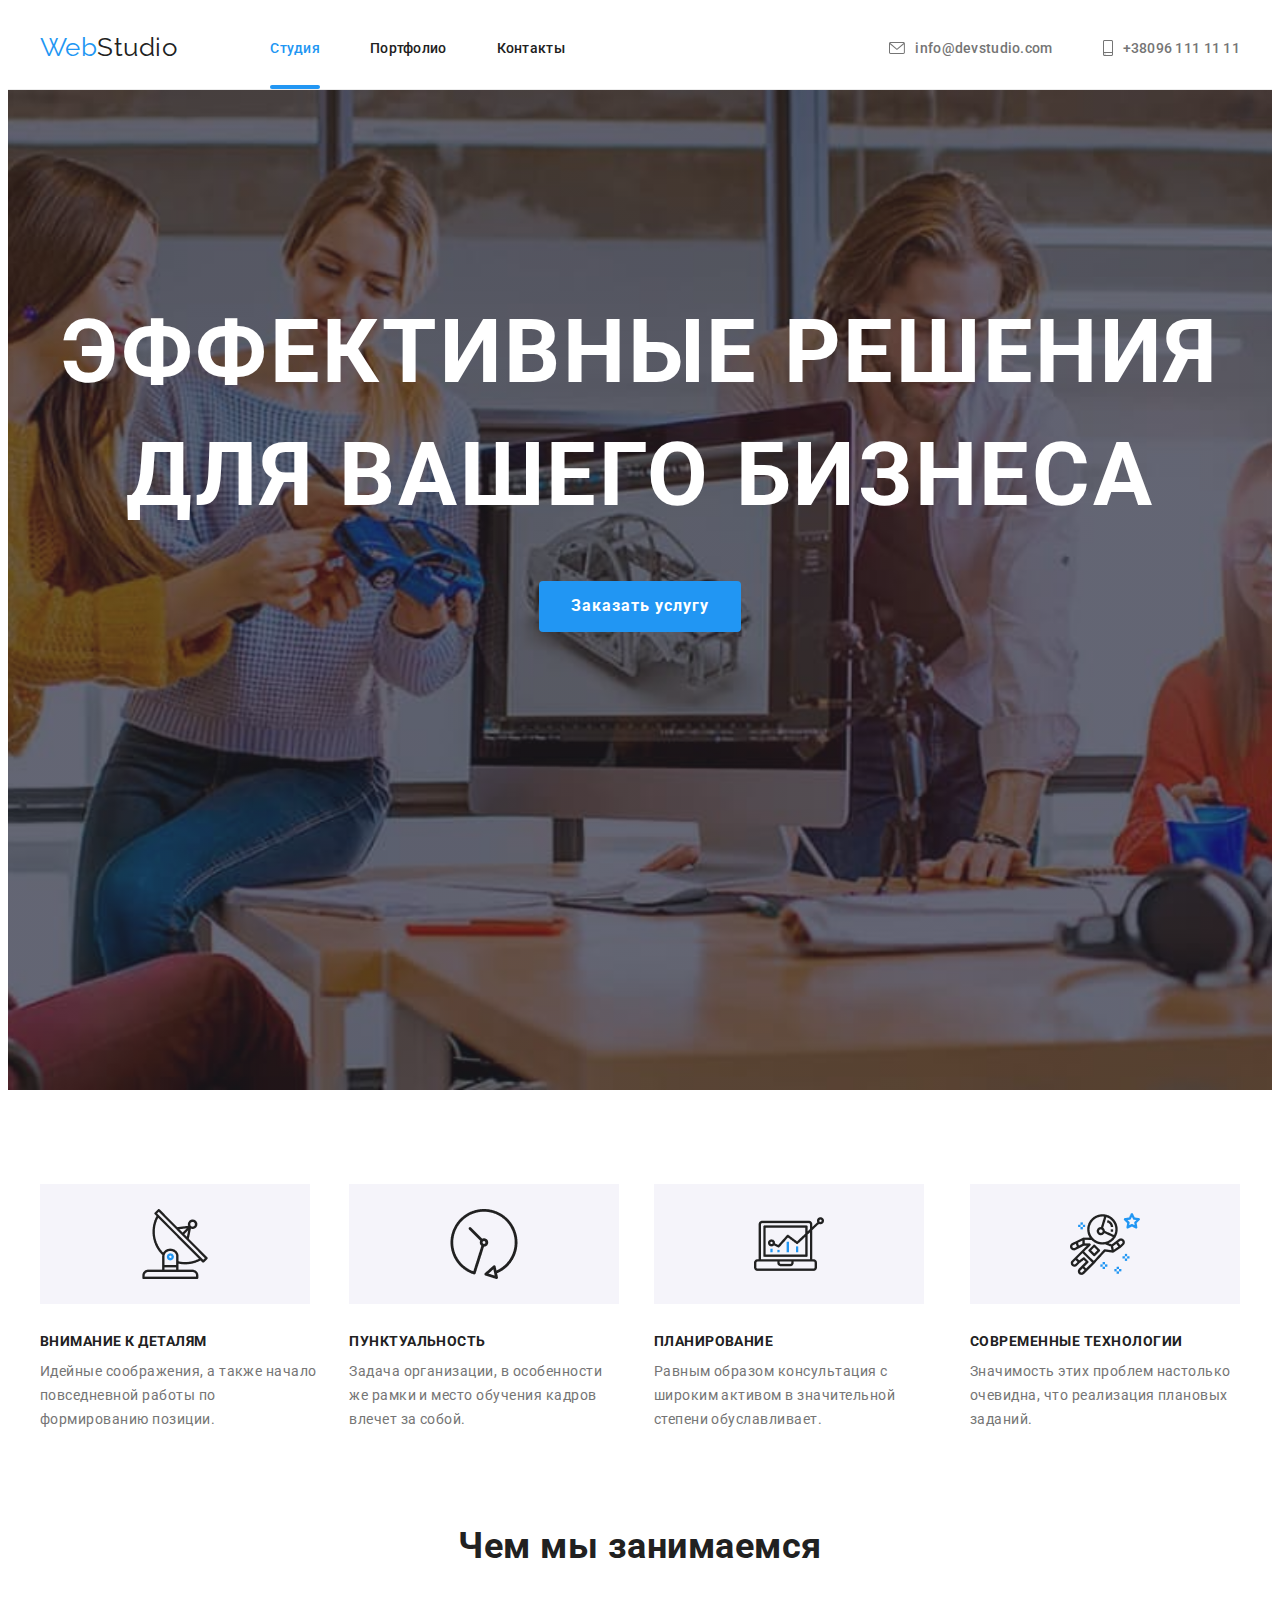
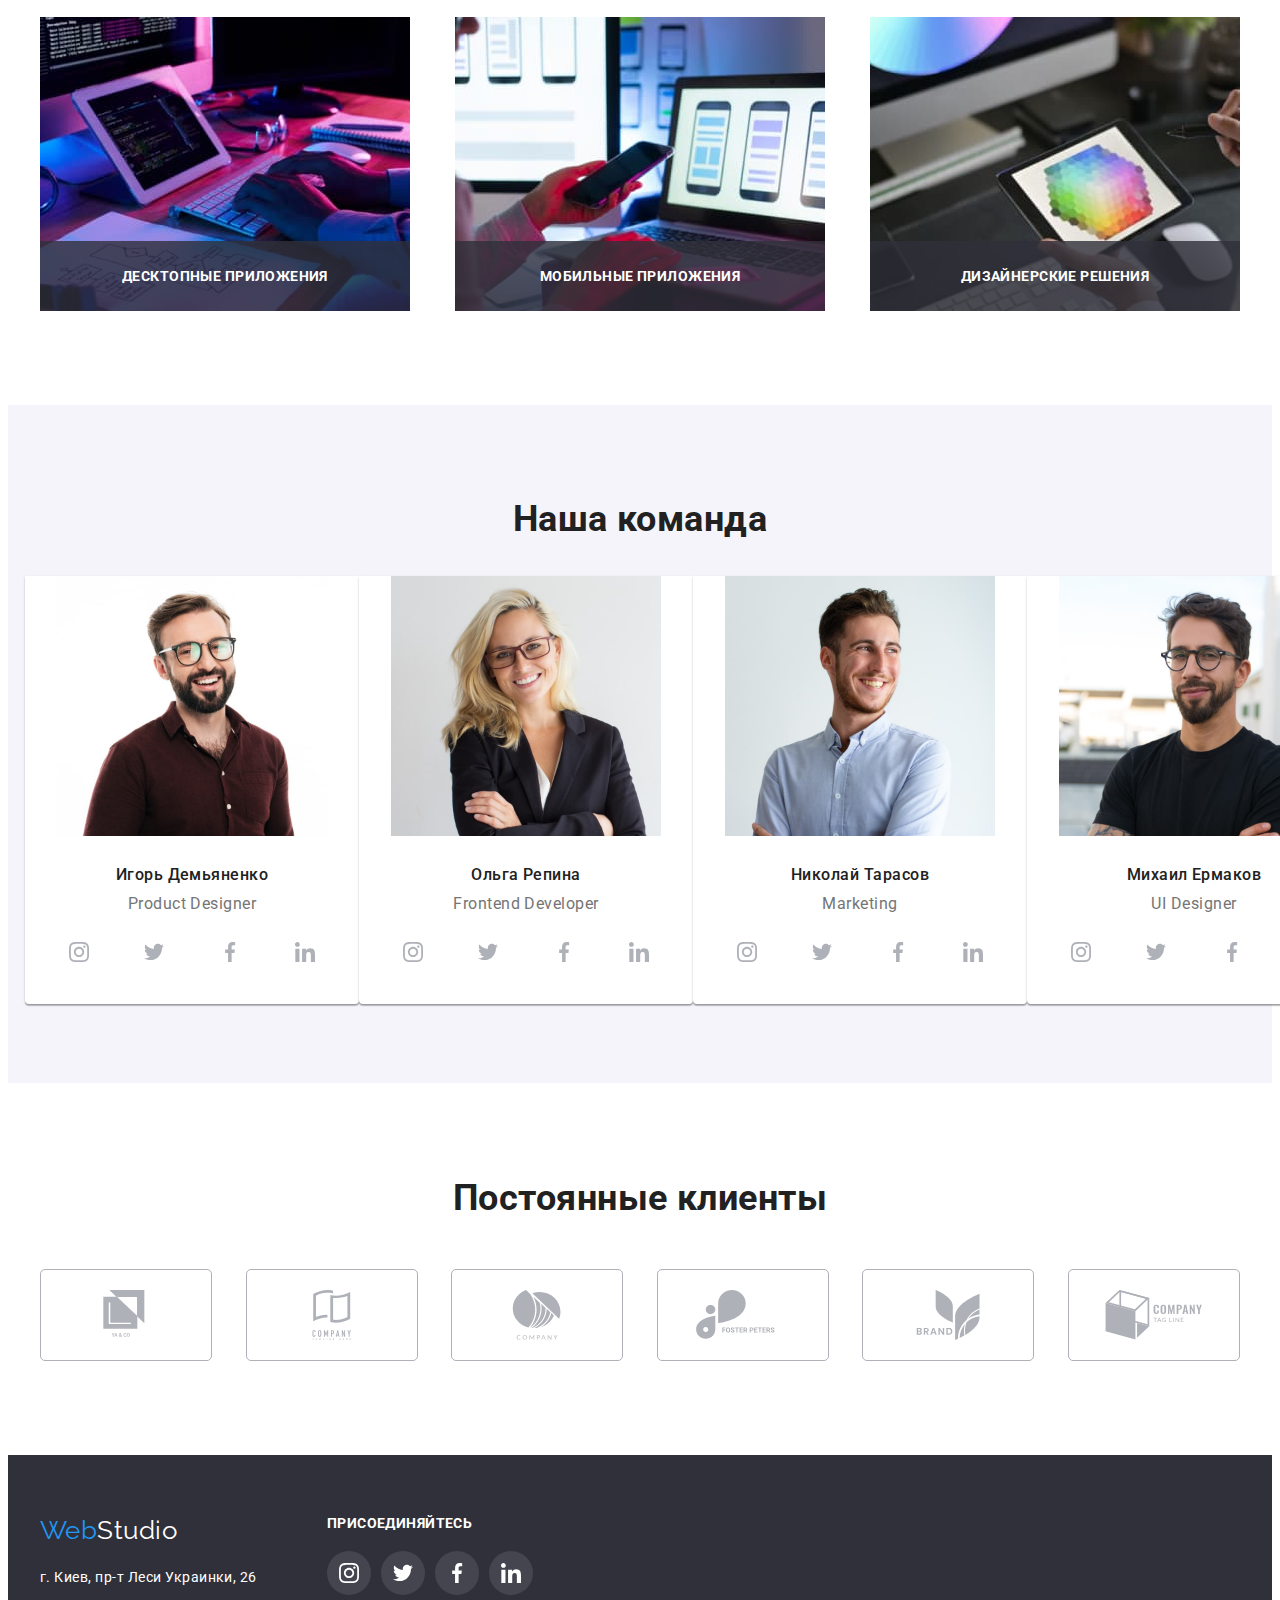
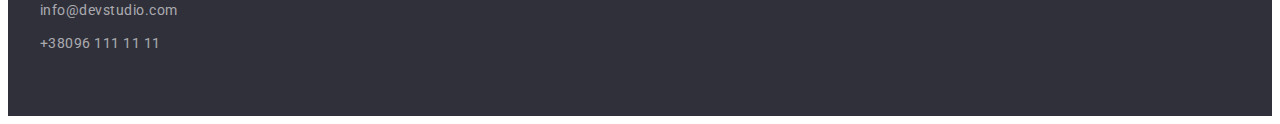
<file: index.html>
<!DOCTYPE html>
<html lang="en">

<head>
  <meta charset="UTF-8">
  <meta name="viewport" content="width=device-width, initial-scale=1.0">
  <title>Студия</title>
  <link rel="preconnect" href="https://fonts.gstatic.com">
  <link href="https://fonts.googleapis.com/css2?family=Raleway:wght@700&family=Roboto:wght@400;500;700;900&display=swap" rel="stylesheet">
  <link rel="stylesheet" href="https://cdnjs.cloudflare.com/ajax/libs/modern-normalize/1.0.0/modern-normalize.min.css" integrity="sha512-ISS7cAi1PEhQ8jnbJpJZMd29NlhNj4AWYyLOSp2CE/CsHxTCu+r+t0D2yoJudVrd0/8fTVPUVDzY5Tvli75u/g==" crossorigin="anonymous" />
  <link rel="stylesheet" href="./css/styles.css">
</head>
<body>
  <!--  Header container  -->
  <header class="header">
    <!-- Site navigation container -->
    <div class="container">
      <!-- Logo container -->
      <a href="./index.html" class="logo link">
        Web<span class="logo-header">Studio</span>
      </a>
      <ul class="site-nav list">
        <li class="site-nav-item">
          <a href="./index.html" class="link current">Студия</a>
        </li>
        <li class="site-nav-item">
          <a href="./portfolio.html" class="link">Портфолио</a>
        </li>
        <li class="site-nav-item">
          <a href="" class="link">Контакты</a>
        </li>
      </ul>
      <!--  contacts navigation container--> 
      <ul class="contacts list">
        <li class="contacts-item">
          <a href="mail-to:" class="mail-link link">
            <svg class="icon-envelope">
            <use href="./img/sprite.svg#icon-envelopehover" ></use >
            </svg>
            info@devstudio.com
          </a>
        </li>
        <li class="contacts-item">
          <a href="phone-to:" class="phone-link link">
            <svg class="icon-smartphone">
              <use href="./img/sprite.svg#icon-smartphone" ></use >
            </svg>+38096 111 11 11
          </a>
        </li>
      </ul>
    </div>
  </header>

  <!--- Main block  -->
  <main>
       <!-- Hero section -->
    <section class="hero hero-image">
      <div class="container">
        <h1 class="hero-title">Эффективные решения <br> для вашего бизнеса</h1>
        <button type="button" class="hero-button" data-modal-open>Заказать услугу</button>
      </div>
    </section>
    <!-- Features-->
      <section class="features section-padding-bottom">
        <div class="container">
          <h2 class="visually-hidden">Особенности</h2>
          <ul class="features-list list">
            <li class="feature-item icon-antena">
              <h3 class="feature-title">Внимание к деталям</h3>
              <p class="feature-text">
                Идейные соображения, а также начало повседневной работы по формированию позиции.
              </p>
            </li>
            <li class="feature-item icon-vector">
              <h3 class="feature-title">Пунктуальность</h3>
              <p class="feature-text">
                Задача организации, в особенности же рамки и место
                обучения кадров влечет за собой.
              </p>
            </li>
            <li class="feature-item icon-diagram">
              <h3 class="feature-title">Планирование</h3>
              <p class="feature-text">
                Равным образом консультация с широким активом
                в значительной степени обуславливает.
              </p>
            </li>
            <li class="feature-item icon-astronaut">
              <h3 class="feature-title">Современные технологии</h3>
              <p class="feature-text">
                Значимость этих проблем настолько очевидна,
                что реализация плановых заданий.
              </p>
            </li>
          </ul>
      </div>
      </section>
      <!-- What we do -->
      <section class="our-works section-padding-bottom">
        <div class="container">
          <h2 class="works-title">Чем мы занимаемся</h2>
          <ul class="work-title-list">
            <li class="work-title-list-item list">
              <img src="./img/working-man.jpg" alt="working-man" width="370">
              <div class="works-overlay-container">
                <p class="works-overlay-container-title">десктопные приложения</p>
              </div>
            </li>
            <li class="work-title-list-item list">
              <img src="./img/cellpones.jpg" alt="cellphones" width="370">
              <div class="works-overlay-container">
                <p class="works-overlay-container-title">мобильные приложения</p>
              </div>
            </li>
            <li class="work-title-list-item list">
              <img src="./img/tablet.jpg" alt="tablet" width="370">
              <div class="works-overlay-container">
                <p class="works-overlay-container-title">дизайнерские решения</p>
              </div>
            </li>
          </ul>
      </div>
      </section>
    <!-- Our team -->
    <section class="team section-padding-bottom">
      <div class="container">
        <h2 class="team-title">Наша команда</h2>
        <ul class="team-members list">
          <li class="member-card">
              <img src="./img/img.jpg" alt="Игорь Демьяненко" width="270">
              <div class="member-card-content">
                <h3 class="member-name">Игорь Демьяненко</h3>
                <p class="member-position">Product Designer</p>
                <ul class="social-list">
                  <li class="social-list-item list">
                    <a href="" class="social-list-link link">
                      <svg class="social-list-icon">
                        <use href="./img/sprite.svg#icon-instagram" ></use >
                      </svg>
                    </a>
                  </li>
                  <li class="social-list-item list">
                    <a href="" class="social-list-link link">
                      <svg class="social-list-icon">
                        <use href="./img/sprite.svg#icon-twitter"  ></use >
                      </svg>
                    </a>
                  </li>
                  <li class="social-list-item list">
                    <a href="" class="social-list-link link">
                      <svg class="social-list-icon">
                        <use href="./img/sprite.svg#icon-facebook"  ></use >
                      </svg>
                    </a>
                  </li>
                  <li class="social-list-item list">
                    <a href="" class="social-list-link link">
                      <svg class="social-list-icon">
                        <use href="./img/sprite.svg#icon-linkedin"  ></use >
                      </svg>
                    </a>
                  </li>
                </ul>
            </div>
          </li>
          <li class="member-card">
              <img src="./img/img1.jpg" alt="Ольга Репина" width="270">
              <div class="member-card-content">
                <h3 class="member-name">Ольга Репина</h3>
                <p class="member-position">Frontend Developer</p>
                <ul class="social-list">
                  <li class="social-list-item list">
                    <a href="" class="social-list-link link">
                      <svg class="social-list-icon">
                        <use href="./img/sprite.svg#icon-instagram" ></use >
                      </svg>
                    </a>
                  </li>
                  <li class="social-list-item list">
                    <a href="" class="social-list-link link">
                      <svg class="social-list-icon">
                        <use href="./img/sprite.svg#icon-twitter"  ></use >
                      </svg>
                    </a>
                  </li>
                  <li class="social-list-item list">
                    <a href="" class="social-list-link link">
                      <svg class="social-list-icon">
                        <use href="./img/sprite.svg#icon-facebook"  ></use >
                      </svg>
                    </a>
                  </li>
                  <li class="social-list-item list">
                    <a href="" class="social-list-link link">
                      <svg class="social-list-icon">
                        <use href="./img/sprite.svg#icon-linkedin"  ></use >
                      </svg>
                    </a>
                  </li>
                </ul>
            </div>
          </li>
          <li class="member-card">
              <img src="./img/img2.jpg" alt="Николай Тарасов" width="270">
              <div class="member-card-content">
                <h3 class="member-name">Николай Тарасов</h3>
                <p class="member-position">Marketing</p>
                <ul class="social-list">
                  <li class="social-list-item list">
                    <a href="" class="social-list-link link">
                      <svg class="social-list-icon">
                        <use href="./img/sprite.svg#icon-instagram" ></use >
                      </svg>
                    </a>
                  </li>
                  <li class="social-list-item list">
                    <a href="" class="social-list-link link">
                      <svg class="social-list-icon">
                        <use href="./img/sprite.svg#icon-twitter"  ></use >
                      </svg>
                    </a>
                  </li>
                  <li class="social-list-item list">
                    <a href="" class="social-list-link link">
                      <svg class="social-list-icon">
                        <use href="./img/sprite.svg#icon-facebook"  ></use >
                      </svg>
                    </a>
                  </li>
                  <li class="social-list-item list">
                    <a href="" class="social-list-link link">
                      <svg class="social-list-icon">
                        <use href="./img/sprite.svg#icon-linkedin"  ></use >
                      </svg>
                    </a>
                  </li>
                </ul>
            </div>
          </li>
          <li class="member-card">
              <img src="./img/img3.jpg" alt="Михаил Ермаков" width="270">
              <div class="member-card-content">
                <h3 class="member-name">Михаил Ермаков</h3>
                <p class="member-position">UI Designer</p>
                <ul class="social-list">
                  <li class="social-list-item list">
                    <a href="" class="social-list-link link">
                      <svg class="social-list-icon">
                        <use href="./img/sprite.svg#icon-instagram" ></use >
                      </svg>
                    </a>
                  </li>
                  <li class="social-list-item list">
                    <a href="" class="social-list-link link">
                      <svg class="social-list-icon">
                        <use href="./img/sprite.svg#icon-twitter"  ></use >
                      </svg>
                    </a>
                  </li>
                  <li class="social-list-item list">
                    <a href="" class="social-list-link link">
                      <svg class="social-list-icon">
                        <use href="./img/sprite.svg#icon-facebook"  ></use >
                      </svg>
                    </a>
                  </li>
                  <li class="social-list-item list">
                    <a href="" class="social-list-link link">
                      <svg class="social-list-icon">
                        <use href="./img/sprite.svg#icon-linkedin"  ></use >
                      </svg>
                    </a>
                  </li>
                </ul>
            </div>
          </li>
        </ul>
      </div>
    </section>
    <!-- ===Clients section === -->
    <section class="clients section-padding-bottom">
      <div class="container">
        <h2 class="clients-title">Постоянные клиенты</h2>
        <ul class="clients-list list">
          <li class="clients-list-item">
            <a href="" class="clients-link">
              <svg class="clients-icon">
                <use href="./img/sprite.svg#icon-client1"></use>
              </svg>
            </a>
          </li>
          <li class="clients-list-item">
            <a href="" class="clients-link">
              <svg class="clients-icon">
                <use href="./img/sprite.svg#icon-client2"></use>
              </svg>
            </a>
          </li>
          <li class="clients-list-item">
            <a href="" class="clients-link">
              <svg class="clients-icon">
                <use href="./img/sprite.svg#icon-client3"></use>
              </svg>
            </a>
          </li>
          <li class="clients-list-item">
            <a href="" class="clients-link">
              <svg class="clients-icon">
                <use href="./img/sprite.svg#icon-client4"></use>
              </svg>
            </a>
          </li>
          <li class="clients-list-item">
            <a href="" class="clients-link">
              <svg class="clients-icon">
                <use href="./img/sprite.svg#icon-client5"></use>
              </svg>
            </a>
          </li>
          <li class="clients-list-item">
            <a href="" class="clients-link">
              <svg class="clients-icon">
                <use href="./img/sprite.svg#icon-client6"></use>
              </svg>
            </a>
          </li>
        </ul>
      </div>

    </section>
  </main>
  <!-- Footer -->
  <footer class="footer">
    <div class="container ">
      <div class="footer-contacts">
        <a href="" class="logo link">
          Web<span class="logo-footer">Studio</span>
        </a>
        <ul class="footer-list">
          <li class="footer-list-item list">
            <address class="adress">г. Киев, пр-т Леси Украинки, 26</address>
          </li>
          <li class="footer-list-item list">
            <a href="mail-to:" class="footer-list-item-link link">info@devstudio.com</a>
          </li>
          <li class="footer-list-item list">
            <a href="phone-to:" class="footer-list-item-link link">+38096 111 11 11</a>
          </li>
        </ul>
    </div>
      <div class="footer-form">
        <h2 class="footer-form-title">присоединяйтесь</h2>
        <ul class="footer-form-list">
          <li class="footer-form-items">
            <a href="" class="link">
              <svg class="footer-form-icons">
                <use href="./img/sprite.svg#icon-instagram"></use>
              </svg>
            </a>
              
          </li>
          <li class="footer-form-items">
            <a href="" class="link">
              <svg class="footer-form-icons">
                <use href="./img/sprite.svg#icon-twitter"></use>
              </svg>
           </a>
          </li>
          <li class="footer-form-items">
            <a href="" class="link">
              <svg class="footer-form-icons">
                <use href="./img/sprite.svg#icon-facebook"></use>
              </svg>
            </a>
          </li>
          <li class="footer-form-items">
            <a href="" class="link">
              <svg class="footer-form-icons">
                <use href="./img/sprite.svg#icon-linkedin"></use>
              </svg>
          </a>
          </li>
        </ul>
      </div>
  </div>
  </footer>
 
  <div class="backdrop is-hidden " data-modal>
    <div class="modal">
      <button type="button" class="modal-close-btn" data-modal-close>
        <svg class="close-btn-icon">
          <use href="./img/sprite.svg#icon-close-btn"></use>
        </svg>
      </button>
      <p class="modal-title">Оставьте свои данные, мы вам перезвоним</p>
      <form action="#" class="modal-form">

        <label class="modal-form-input-label">Имя
          <span class="modal-form-input-wrapper">
            <input type="text" name="user-name" class="modal-form-input">
            <svg class="modal-form-icon">
            <use href="./img/sprite.svg#icon-name"></use>
            </svg>
          </span>
        </label>

        <label class="modal-form-input-label">Телефон
          <span class="modal-form-input-wrapper">
            <input type="text" name="user-name" class="modal-form-input">
            <svg class="modal-form-icon">
            <use href="./img/sprite.svg#icon-phone-img"></use>
            </svg>
          </span>
        </label>
        
        <label class="modal-form-input-label">Почта
          <span class="modal-form-input-wrapper">
            <input type="text" name="user-name" class="modal-form-input">
            <svg class="modal-form-icon">
            <use href="./img/sprite.svg#icon-envelope"></use>
            </svg>
          </span>
        </label>

       

        <label class="modal-form-input-label">Коментарий
          <textarea name="user-message" class="modal-form-message" placeholder="Введите текст"></textarea>
       </label>

        <input type="checkbox" name="user-policy" id="policy-check" class="modal-form-check-policy visually-hidden">
        <label for="policy-check" class="modal-form-label-policy">Соглашаюсь с рассылкой и принимаю 
          <a href="" class="modal-form-label-policy-link link">Условия договора</a>
        </label>
        <button class="modal-form-btn">Отправить</button>
      </form>
    </div>
  </div>
  <script src="./js/modal.js"></script>
</body>

</html>
</file>
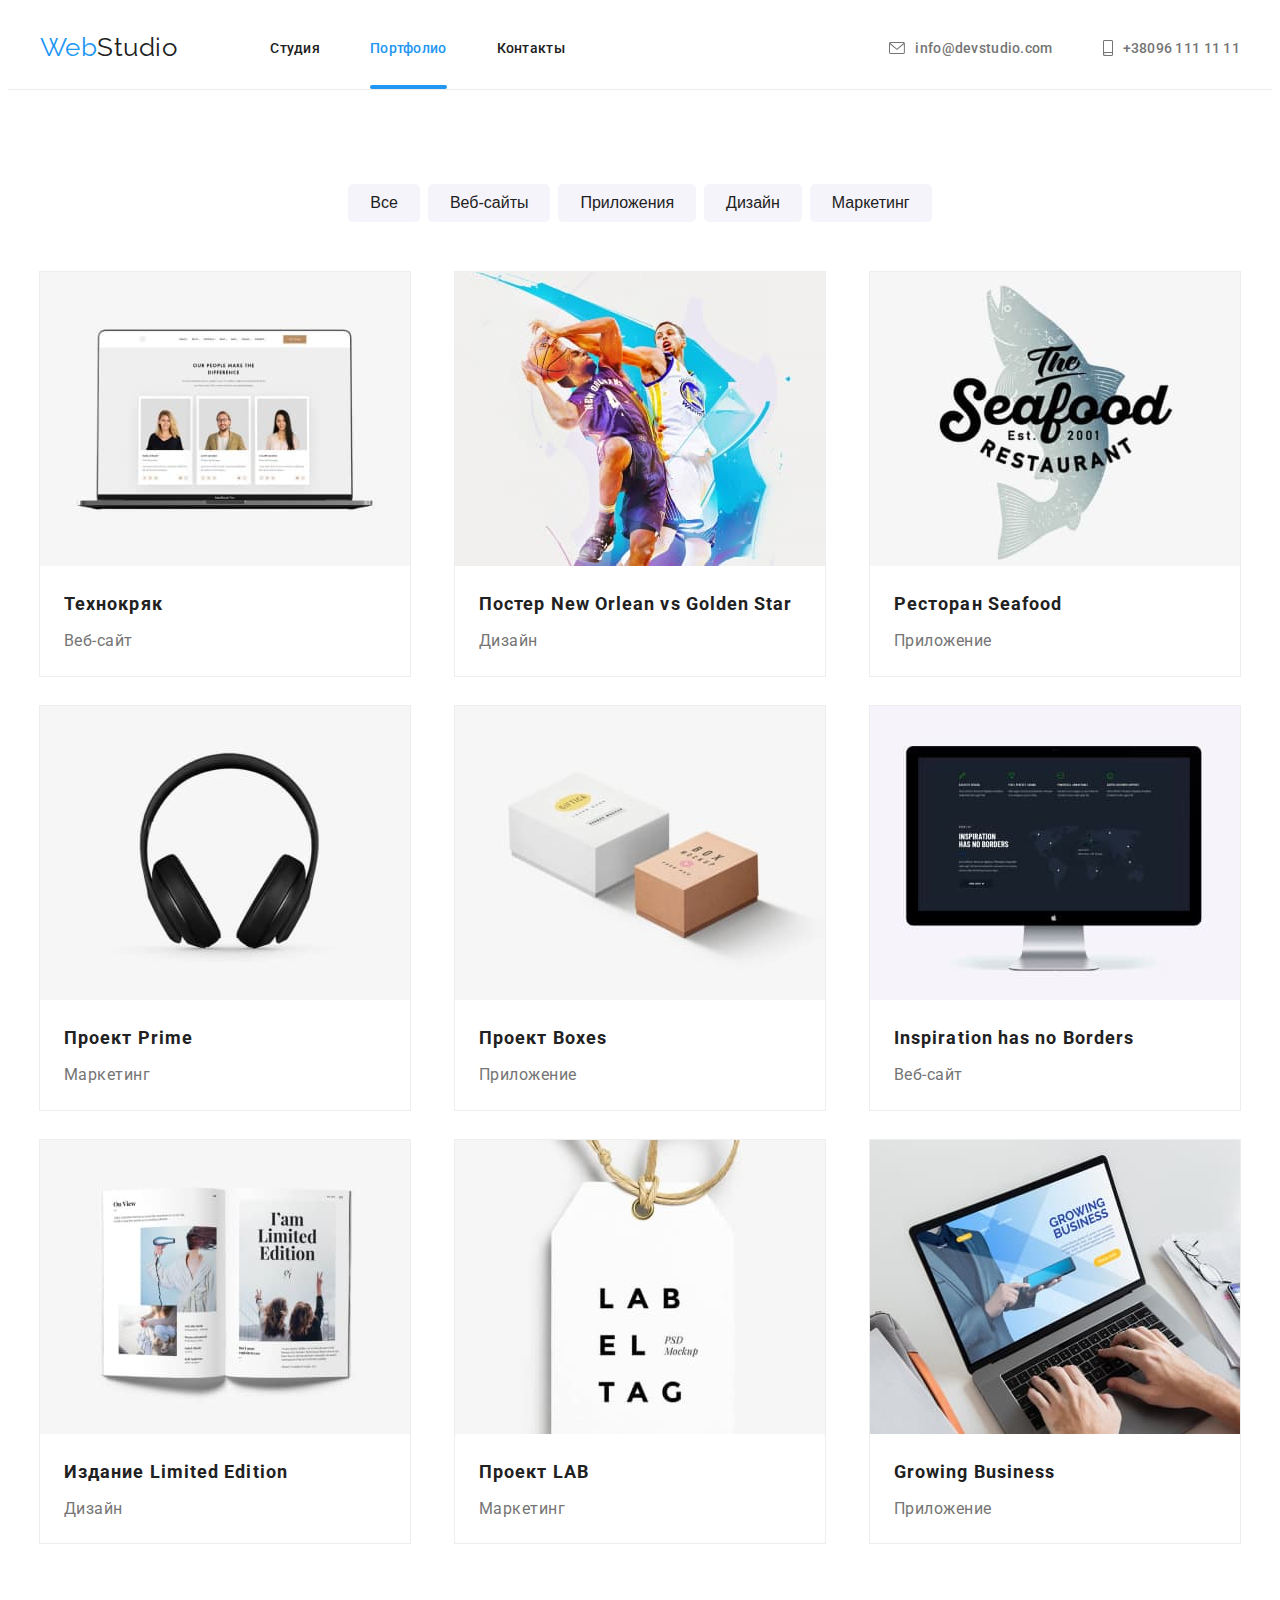
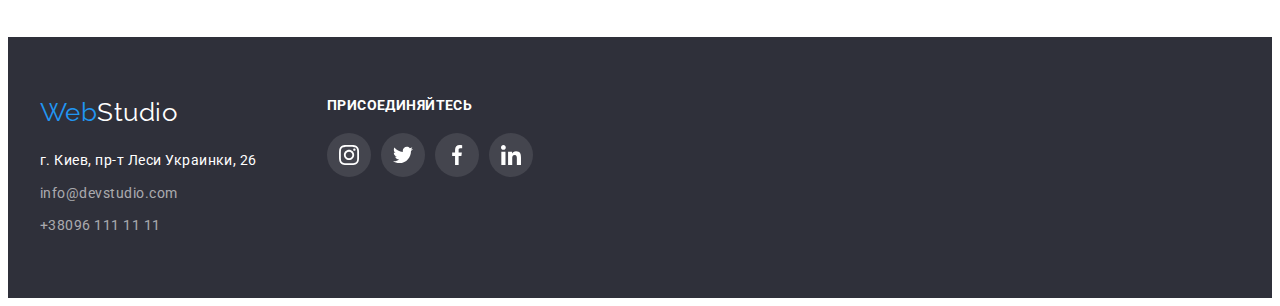
<file: portfolio.html>
<!DOCTYPE html>
<html lang="en">

<head>
  <meta charset="UTF-8">
  <meta name="viewport" content="width=device-width, initial-scale=1.0">
  <title>Портфолио</title>
  <link rel="preconnect" href="https://fonts.gstatic.com">
  <link href="https://fonts.googleapis.com/css2?family=Raleway:wght@700&family=Roboto:wght@400;500;700;900&display=swap" rel="stylesheet">
  <link rel="stylesheet" href="https://cdnjs.cloudflare.com/ajax/libs/modern-normalize/1.0.0/modern-normalize.min.css" integrity="sha512-ISS7cAi1PEhQ8jnbJpJZMd29NlhNj4AWYyLOSp2CE/CsHxTCu+r+t0D2yoJudVrd0/8fTVPUVDzY5Tvli75u/g==" crossorigin="anonymous" />
  <link rel="stylesheet" href="./css/styles.css">
</head>

<body>
  <!--  Header container  -->
  <header class="header">
    <!-- Site navigation container -->
    <div class="container">
      <!-- Logo container -->
      <a href="./index.html" class="logo link">
        Web<span class="logo-header">Studio</span>
      </a>
      <ul class="site-nav list">
        <li class="site-nav-item">
          <a href="./index.html" class="link">Студия</a>
        </li>
        <li class="site-nav-item">
          <a href="./portfolio.html" class="link current">Портфолио</a>
        </li>
        <li class="site-nav-item">
          <a href="" class="link">Контакты</a>
        </li>
      </ul>
      <!--contacts navigation container--> 
      <ul class="contacts list">
        <li class="contacts-item">
          <a href="mail-to:" class="mail-link link">
            <svg class="icon-envelope">
            <use href="./img/sprite.svg#icon-envelopehover" ></use >
            </svg>
            info@devstudio.com
          </a>
        </li>
        <li class="contacts-item">
          <a href="phone-to:" class="phone-link link">
            <svg class="icon-smartphone">
              <use href="./img/sprite.svg#icon-smartphone" ></use >
            </svg>+38096 111 11 11
          </a>
        </li>
      </ul>
    </div>
  </header>
<!-- main block -->
<main>
  <section class="filters">
      <!-- hidden header -->
    <h1 class="visually-hidden">Портфолио</h1>
    <!-- Filter button list -->
    <div class="container">
        <ul class="filter-buttons">
          <li class="filter-buttons-item list">
            <button type="button" class="filter-name">Все</button>
          </li>
          <li class="filter-buttons-item list">
            <button type="button" class="filter-name">Веб-сайты</button>
          </li>
          <li class="filter-buttons-item list">
            <button type="button" class="filter-name">Приложения</button>
          </li>
          <li class="filter-buttons-item list">
            <button type="button" class="filter-name">Дизайн</button>
          </li>
          <li class="filter-buttons-item list">
            <button type="button" class="filter-name">Маркетинг</button>
          </li>
        </ul>
    <!-- Portfolio - a( img, p, h3,p)-->
        <ul class="card-list">
          <li class="card list">
                <a  class="card-link link" href="">
                  <div class="card-img-wrapper">
                    <img class="card-img" src="./img/texno.jpg" alt="macbook">
                    <p class="card-overlay-text">Технокряк это современная площадка распространения коронавируса. Компании используют эту платформу для цифрового шпионажа и атак на защищённые сервера конкурентов.</p>
                  </div>
                  <div class="card-content">
                    <h3 class="card-header">Технокряк</h3>
                    <p class="filter-name">Веб-сайт</p>
                </div>
              </a>
          </li>
          <li class="card list">
            <a class="card-link link" href="">
              <div class="card-img-wrapper">
                <img src="./img/basket.jpg" alt="Постер New Orlean vs Golden Star">
                <p class="card-overlay-text">Технокряк это современная площадка распространения коронавируса. Компании используют эту платформу для цифрового шпионажа и атак на защищённые сервера конкурентов.</p>
              </div>
              <div class="card-content">
                <h3 class="card-header">Постер New Orlean vs Golden Star</h3>
                <p class="filter-name">Дизайн</p>
              </div>
              </a>
          </li>
          <li class="card list">
            <a class="card-link link" href="">
              <div class="card-img-wrapper">
                <img src="./img/seafood.jpg" alt="restaurant seafood">
                <p class="card-overlay-text">Технокряк это современная площадка распространения коронавируса. Компании используют эту платформу для цифрового шпионажа и атак на защищённые сервера конкурентов.</p>
              </div>
              <div class="card-content">
                <h3 class="card-header">Ресторан Seafood</h3>
                <p class="filter-name">Приложение</p>
              </div>
            </a>
          </li>
          <li class="card list">
            <a class="card-link link" href="">
              <div class="card-img-wrapper">
                <img src="./img/headphones.jpg" alt="headphones">
                <p class="card-overlay-text">Технокряк это современная площадка распространения коронавируса. Компании используют эту платформу для цифрового шпионажа и атак на защищённые сервера конкурентов.</p>
              </div>
              <div class="card-content">
                <h3 class="card-header">Проект Prime</h3>
                <p class="filter-name">Маркетинг</p>
              </div>
            </a>
          </li>
          <li class="card list">
            <a class="card-link link" href="">
              <div class="card-img-wrapper">
                <img src="./img/boxes.jpg" alt="boxes">
                <p class="card-overlay-text">Технокряк это современная площадка распространения коронавируса. Компании используют эту платформу для цифрового шпионажа и атак на защищённые сервера конкурентов.</p>
              </div>
              <div class="card-content">
                <h3 class="card-header">Проект Boxes</h3>
                <p class="filter-name">Приложение</p>
              </div>
            </a>
          </li>
          <li class="card list">
            <a class="card-link link" href="">
              <div class="card-img-wrapper">
                <img src="./img/tv.jpg" alt="imac">
                <p class="card-overlay-text">Технокряк это современная площадка распространения коронавируса. Компании используют эту платформу для цифрового шпионажа и атак на защищённые сервера конкурентов.</p>
              </div>
              <div class="card-content">
                <h3 class="card-header">Inspiration has no Borders</h3>
                <p class="filter-name">Веб-сайт</p>
              </div>
            </a>
          </li>
          <li class="card list">
            <a class="card-link link" href="">
              <div class="card-img-wrapper">
                <img src="./img/book.jpg" alt="book">
                <p class="card-overlay-text">Технокряк это современная площадка распространения коронавируса. Компании используют эту платформу для цифрового шпионажа и атак на защищённые сервера конкурентов.</p>
              </div>
              <div class="card-content">
                <h3 class="card-header">Издание Limited Edition</h3>
                <p class="filter-name">Дизайн</p>
              </div>
            </a>
          </li>
          <li class="card list">
            <a class="card-link link" href="">
              <div class="card-img-wrapper">
                <img src="./img/label.jpg" alt="label">
                <p class="card-overlay-text">Технокряк это современная площадка распространения коронавируса. Компании используют эту платформу для цифрового шпионажа и атак на защищённые сервера конкурентов.</p>
              </div>
              <div class="card-content">
                <h3 class="card-header">Проект LAB</h3>
                <p class="filter-name">Маркетинг</p>
              </div>
            </a>
          </li>
          <li class="card list">
            <a class="card-link link" href="">
              <div class="card-img-wrapper">
                <img src="./img/macbook.jpg" alt="grey macbook">
                <p class="card-overlay-text">Технокряк это современная площадка распространения коронавируса. Компании используют эту платформу для цифрового шпионажа и атак на защищённые сервера конкурентов.</p>
              </div>
              <div class="card-content">
                <h3 class="card-header">Growing Business</h3>
                <p class="filter-name">Приложение</p>
              </div>
            </a>
          </li>
        </ul>
      </div>
      </section>
    </main>
      <!--Footer-->
      <footer class="footer">
        <div class="container ">
          <div class="footer-contacts">
            <a href="" class="logo link">
              Web<span class="logo-footer">Studio</span>
            </a>
            <ul class="footer-list">
              <li class="footer-list-item list">
                <address class="adress">г. Киев, пр-т Леси Украинки, 26</address>
              </li>
              <li class="footer-list-item list">
                <a href="mail-to:" class="link">info@devstudio.com</a>
              </li>
              <li class="footer-list-item list">
                <a href="phone-to:" class="link">+38096 111 11 11</a>
              </li>
            </ul>
        </div>
          <div class="footer-form">
            <h2 class="footer-form-title">присоединяйтесь</h2>
            <ul class="footer-form-list">
              <li class="footer-form-items">
                <a href="" class="link">
                  <svg class="footer-form-icons">
                    <use href="./img/sprite.svg#icon-instagram"></use>
                  </svg>
                </a>
                  
              </li>
              <li class="footer-form-items">
                <a href="" class="link">
                  <svg class="footer-form-icons">
                    <use href="./img/sprite.svg#icon-twitter"></use>
                  </svg>
               </a>
              </li>
              <li class="footer-form-items">
                <a href="" class="link">
                  <svg class="footer-form-icons">
                    <use href="./img/sprite.svg#icon-facebook"></use>
                  </svg>
                </a>
              </li>
              <li class="footer-form-items">
                <a href="" class="link">
                  <svg class="footer-form-icons">
                    <use href="./img/sprite.svg#icon-linkedin"></use>
                  </svg>
              </a>
              </li>
            </ul>
          </div>
      </div>
      </footer>
</body>

</html>
</file>
<file: css/styles.css>
/* цвет основного текста color: #212121;
цвет вторичного текста   color: #757575;
основной цвет background: #FFFFFF;
цвет Hero & footer #2F303A
синий цвет #2196F3
цвет background команды #F5F4FA
 */

  /* Declaring Variables */
  :root {
    --accent-color: #2196F3;
    --primary-text-color: #212121;
    --secondary-text-color: #757575;
    --main-background-color: #ffffff;
    --secondary-background-color: #F5F4FA;
    --hero-background-color: #2F303A;
    --footer-background-color: #2F303A;
    --footer-adress-color: rgba(255, 255, 255, 1);
    --footer-link-color: rgba(255,255,255,0.6);
    --logo-footer-second-part-color: #ffffff;
    --logo-header-second-part-color: #000000;
    --social-icon-color: #AFB1B8;
    --hero-background-color: #C4C4C4;
    --timing-func: cubic-bezier(0.4, 0, 0.2, 1);
    --transition-delay-var: 250ms;

}

  

body {
color: var(--primary-text-color);
  background-color: var(--main-background-color);
  font-family: Roboto, sans-serif;
  letter-spacing: 0.03em;
}
/* Deleteted space around img */
img {
  display: block;
}
/* Class visually-hidden for headers */
.visually-hidden {
  position: absolute !important;
  clip: rect(1px 1px 1px 1px); /* IE6, IE7 */
  clip: rect(1px, 1px, 1px, 1px);
  padding: 0 !important;
  border: 0 !important;
  height: 1px !important;
  width: 1px !important;
  overflow: hidden;
}

/* Fonts for headers & margin reset */
h1, h2, h3, h4,h5,h6 {
  font-family: Roboto;
  margin: 0;
}
/* Margin reset for lists */
ul, 
ol {
  margin: 0;
  padding: 0;
}


/* Pharagraphs margin reset */
p {
  margin: 0;
}
/* --link decoration --*/
.link {
  text-decoration: none;
  color: var(--footer-link-color);
}
/* --- end link decoration */

/* Ul List decoration  class */
.list {
  padding: 0;
  margin: 0;
  list-style: none;
}
.adress {
  font-style: normal;
}
/* end list decoration */

/*======Header===== */

/* -- Container -- */
.container {
  width: 1200px;
  margin-left: auto;
  margin-right: auto;
  padding-left: 15px;
  padding-right: 15px;
}
/* === end container === */

/* ===Section padding 94px */
.section-padding-bottom {
  padding-bottom: 94px;
}

/* Main flexbox for header */
.header {
  border-bottom-style: solid;
  border-bottom-width: 1px;
  border-bottom-color: rgba(236, 236, 236, 1);
} 
.header .container {
  display: flex;
}

/* ===Logo style=== */
.logo {
  display: block;
  align-items: center;
  color: var(--accent-color);
  font-family: Raleway;
  font-size: 26px;
  line-height: 1.2;


}
.header .logo {
  margin-right: 93px;
  padding-top: 24px;
  padding-bottom: 25px;
}

.logo-header {
  color: var(--primary-text-color);
}
.logo-footer {
  color: var(--logo-footer-second-part-color);
}
/* === end logo style === */

/* Site nav */
.site-nav {
  display: flex;
  align-items: center;
}
/*  */
.site-nav-item {
}
.site-nav .site-nav-item:not(:last-child) {
  margin-right: 50px;
}
.site-nav .link {
  position: relative;

  display: block;
  padding-top: 32px;
  padding-bottom: 32px;

  color: var(--primary-text-color);
  font-weight: 500;
  font-size: 14px;
  line-height: 1.2;
  letter-spacing: 0.02em;

  transition: color var(--transition-delay-var) var(--timing-func);
}
/* Underline for nav items */
  .current::after {
  position: absolute;
  left: 0;
  bottom: 0;

  content: "";
  display: block;

  width: 100%;
  height: 4px;
  background-color: var(--accent-color);
  border-radius: 2px;
}

/* ==== Current link color */
.site-nav .link.current {
  color: var(--accent-color);
}
.site-nav .link:hover,
.site-nav .link:focus {
  color: var(--accent-color);
}

/* Contacts nav flexbox */
.contacts {
    display: flex;
    margin-left: auto;
} 
/* Only for background color -- later to delete */
.contacts-item {

}
/* Adding margin-left for all ".contact .items"
 except first one. Reading from bottom to top item. 
 Same to ":not(:last-child) function */
.contacts-item + .contacts-item {
  margin-left: 50px;
}
.contacts .link {
  display: flex;
  padding-top: 32px;
  padding-bottom: 32px;

  color: var(--secondary-text-color);
  font-weight: 500;
  font-size: 14px;
  line-height: 1.2;
  letter-spacing: 0.02em;

  transition: color var(--transition-delay-var) var(--timing-func);
  }
.mail-link {
  display: flex;
  justify-content: center;
  align-items: center;
}
.mail-link:hover,
.mail-link:focus {
  color: var(--accent-color);
}
.mail-link:hover .icon-envelope,
.mail-link:focus .icon-envelope {
  fill: var(--accent-color);
}
.icon-envelope {
  vertical-align: baseline;
  width: 16px;
  height: 12px;
  margin-right: 10px;
  fill: var(--secondary-text-color);

  transition: fill var(--transition-delay-var) var(--timing-func);
}
.phone-link:hover, 
.phone-link:focus {
  color: var(--accent-color);
}

.phone-link:hover .icon-smartphone , 
.phone-link:focus .icon-smartphone {
  fill: var(--accent-color);
}

.icon-smartphone {
  width: 10px;
  height: 16px;
  margin-right: 10px;
  fill: var(--secondary-text-color);

  transition: fill var(--transition-delay-var) var(--timing-func);
}
/* == end nav == */
/* ====End header=== */


                              /* ==== Main CSS ==== */

        /* ==== Index HTML ==== */

/* ====Hero==== */
.hero {
  color: var(--main-background-color);
  background-color: var(--hero-background-color);
  font-size: 44px;
  line-height: 1.4;
  text-align: center;
  letter-spacing: 0.06em;

  padding-top: 200px;
  padding-bottom: 200px;
} 
.hero .container {
  
}

.hero-title {
  margin-top: 0;
  margin-bottom: 30px;
  text-transform: uppercase;
}

.hero-button {
    color: var(--main-background-color);
    background-color: var(--accent-color);
    font-family: inherit;
    font-weight: 700;
    font-size: 16px;
    line-height: 1.9;
    letter-spacing: 0.06em;
    cursor: pointer;

    border: 0;
    border-radius: 4px;

    min-width: 200px;
    padding: 10px 32px;
  }
  .hero-image {
    max-width: 1600px;
    min-height: 600px;
    margin-left: auto;
    margin-right: auto;
    background-color: var(--hero-background-color);
    background-image: linear-gradient(to right, rgba(47, 48, 58, 0.4), rgba(47, 48, 58, 0.4)), url(../img/hero-img.jpg);
    background-size: cover;
    background-position: center;

  }
/* ====End hero=== */

/*====Features==== */
.features {
  padding-top: 94px;
}
.features .container {
}
.features-list {
  display: flex;
}
.feature-item {
  min-width: 270px;
}
.feature-item::before {
  display: block;
  content: "";
  background-color: var(--secondary-background-color);
  background-repeat: no-repeat;
  background-position: center;

  width: 270px;
  height: 120px;
  margin-bottom: 30px;
}

.icon-antena::before {
  background-image: url(../img/antenna.png);
}
.icon-vector::before {
  background-image: url(../img/vector1.png);
}
.icon-diagram::before {
  background-image: url(../img/diagram.png);
}
.icon-astronaut::before {
  background-image: url(../img/astronaut.png);
}

.feature-item:not(:last-child) {
  margin-right: 30px;
}

.feature-title {
  font-weight: 700;
  font-size: 14px;
  line-height: 1.14;
  text-transform: uppercase;

  margin-top: 0;
  margin-bottom: 10px;
}
.feature-text {
  color: var(--secondary-text-color);
  font-weight: 400;
  font-size: 14px;
  line-height: 1.71;

  margin-top: 0;
  margin-bottom: 0;
}

/*----End features---- */

/* ---what we do--- */
.our-works .container {
}
.works-title {
  font-weight: 700;
  font-size: 36px;
  line-height: 1.16;
  text-align: center;

  margin-bottom: 50px;
}
.work-title-list {
  display: flex;
  justify-content: space-between;
}
.work-title-list:not(:last-child) {
  margin-right: 30px;
}

.work-title-list-item {
  position: relative;
}

.works-overlay-container {
  position: absolute;
  bottom: 0;
  left: 0;

  display: flex;
  justify-content: center;
  align-items: center;
  width: 370px;
  height: 70px;

  background: rgba(47, 48, 58, 0.8);;
}
.works-overlay-container-title {
  color: var(--main-background-color);
  font-weight: 700;
  font-size: 14px;
  line-height: 16px;
  text-align: center;
  letter-spacing: 0.03em;
  text-transform: uppercase;
}
/* ---end what we do--- */

/* == Our team === */ 
.team {
  background-color: var(--secondary-background-color);
  padding-top: 94px;
}
.team .container {
}
.team-members {
  display: flex;
  justify-content: space-between;
  margin: -15px;
}

.team-title {
  font-weight: 700;
  font-size: 36px;
  line-height: 1.16;
  text-align: center;
  margin-bottom: 50px;
}
.member-card {
  display: flex;
  flex-direction: column;
  align-items: center;
  background-color: var(--main-background-color);
  
  box-shadow: 0px 1px 3px rgba(0, 0, 0, 0.12),
    0px 1px 1px rgba(0, 0, 0, 0.14),
    0px 2px 1px rgba(0, 0, 0, 0.2);
  border-radius: 0px 0px 4px 4px; 
} 
.member-card-content {
  display: flex;
  flex-direction: column;

  width: 270px;
  padding-top: 30px;
  padding-right: 32px;
  padding-bottom: 30px;
  padding-left: 32px;
}
.member-name {
  font-weight: 500;
  font-size: 16px;
  line-height: 1.18;
  padding-bottom: 10px;
  align-self: center;
}
.member-position {
  color: var(--secondary-text-color);
  font-weight: 400;
  font-size: 16px;
  line-height: 1.18;
  align-self: center;
  margin-bottom: 16px;
}

.social-list {
  display: flex;
  justify-content: space-between;
}
.social-list-link {
  display: flex;
  justify-content: center;
  align-items: center;
  width: 44px;
  height:44px;
  border-radius: 50%;

  transition: background-color var(--transition-delay-var) var(--timing-func);
}
.social-list-link:hover, 
.social-list-link:focus {
  background-color: var(--accent-color);
}

.social-list-icon {
  width: 20px;
  height: 20px;
  fill: var(--social-icon-color);
  
  transition: fill var(--transition-delay-var) var(--timing-func);
}
.social-list-link:hover .social-list-icon,
.social-list-link:focus .social-list-icon {
  fill: var(--main-background-color);
}
/* --- end our team --- */


.feature-item::before {
  display: block;
  content: "";
  background-color: var(--secondary-background-color);
  background-repeat: no-repeat;
  background-position: center;

  width: 270px;
  height: 120px;
  margin-bottom: 30px;
}
/* === Clients section === */
.clients {
  padding-top: 94px;
}
.clients-title {
  font-weight: 700;
  font-size: 36px;
  line-height: 42px;
  text-align: center;
  margin-bottom: 50px;
}

.clients-list {
  display: flex;
  justify-content: space-between;
}

.clients-link {
  display: flex;
  justify-content: center;
  align-items: center;
  border: 1px var(--social-icon-color) solid;
  border-radius: 5px;
  
  width: 170px;
  height: 90px;

  transition: border var(--transition-delay-var) var(--timing-func);
}

  .clients-icon {
  min-width: 45px;
  height: 50px;
  fill: var(--social-icon-color);

  transition: fill var(--transition-delay-var) var(--timing-func);
}

.clients-link:hover,
.clients-link:focus {
  border:1px var(--accent-color) solid;
}

.clients-link:hover .clients-icon,
.clients-link:focus .clients-icon {
  fill: var(--accent-color);
}
/* ===== End Index.HTML ===== */

/* === Portfolio CSS === */

/* Filter buttons */
.filters {
  padding-top: 94px;
  padding-bottom: 94px;
}

.filters .container {
  
}
.filter-buttons {
  display: flex;
  justify-content: center;
  margin-bottom: 50px;
  font-family: inherit;
 
}

.filter-buttons-item:not(:last-child) {
  margin-right: 8px;
}

.filter-name {
  font-weight: 500;
  font-size: 16px;
  line-height: 1.62;

  border: 0;
  padding-top: 6px;
  padding-right: 22px;
  padding-bottom: 6px;
  padding-left: 22px;
  cursor: pointer;
  border-radius: 5px;
  outline: 0;
}
.filter-buttons .filter-name{
  color: var(--primary-text-color);
  background-color: #F5F4FA;

  transition: color var(--transition-delay-var) var(--timing-func), 
    background-color var(--transition-delay-var) var(--timing-func) ,
    box-shadow var(--transition-delay-var) var(--timing-func);

}
 .filter-buttons .filter-name:hover,
 .filter-buttons .filter-name:focus {
  color: var(--main-background-color);
  background-color: var(--accent-color);
  box-shadow: 0px 3px 1px rgba(0, 0, 0, 0.1), 0px 1px 2px rgba(0, 0, 0, 0.08), 0px 2px 2px rgba(0, 0, 0, 0.12);
}

  /* ==== Portfolio  cards */
.card-list {
  display: flex;
  flex-wrap: wrap;
  justify-content: space-between;
  margin: -15px;
}
.card {
  margin: 15px;
  background: #FFFFFF;
  outline: 1px solid #EEEEEE;
  box-sizing: border-box;

  transition: box-shadow var(--transition-delay-var) var(--timing-func);
}

/* === Overlay hover effect === */
.card-img-wrapper {
  position: relative;
  overflow: hidden;
}
.card-overlay-text {
  position: absolute;
  top: 0;
  left: 0; 
  width: 100%;
  height: 100%;
  
  transform: translateY(100%);
  transition: transform var(--transition-delay-var) var(--timing-func);

  color: var(--main-background-color);
  background:  rgba(33, 150, 243, 0.9);
  font-weight: 400;
  font-size: 18px;
  line-height: 1.56;
  padding: 63px 24px;
}

.card-link {
  display: block;
}
 .card-link:hover,
 .card-link:focus {
  box-shadow: 0px 1px 1px rgba(0, 0, 0, 0.12),
   0px 4px 4px rgba(0, 0, 0, 0.06), 1px 4px 6px rgba(0, 0, 0, 0.16);
}  

.card-link:hover .card-overlay-text,
.card-link:focus .card-overlay-text {
  transform: translateY(0);
}

.card-list .filter-name {
  padding: 0;
}
.card-content {
  display: flex;
  flex-direction: column;
  padding-top: 20px;
  padding-right: 24px;
  padding-bottom: 20px;
  padding-left: 24px;
}
.card-header {
  margin-bottom: 4px;
}

/* === Portfolio Cards === */
.card-header {
  font-weight: 700;
  font-size: 18px;
  line-height: 2.0;
  letter-spacing: 0.06em;
}
.card .filter-name {
  color: var(--secondary-text-color);
  font-weight: 400;
  font-size: 16px;
  line-height: 1.87;
}
.card-list .card-header {
  color: var(--primary-text-color);
}
.card-text {
  color: var(--accent-color);
}

  /*----End  fortfolio features---- */
  

/* === End portfolio CSS === */


/* ===Footer==== */
.footer {
  display: flex;
  background-color: var(--footer-background-color);
  font-weight: 400;
  font-size: 14px;
  line-height: 1.71;
  padding-top: 60px;
  padding-bottom: 60px;
}
.footer .container {
  display: flex;
  align-self: baseline;
  
}
.adress {
  color: var(--footer-adress-color);
}
.footer-contacts {
  margin-right: 70px;
}
.footer-list {
  display: flex;
  flex-direction: column;
}

/* bakcground only for make up */
.footer .logo {
  margin-bottom: 20px;
}
.footer-list-item:not(:last-child) {
  margin-bottom: 9px;
}
.footer-form {

}
.footer-list-item-link {
  transition-property: color;
  transition-delay: var(--transition-delay-var); 
  transition-timing-function: var(--timing-func);
}
.footer-list-item-link:hover,
.footer-list-item-link:focus {
  background-color: var(--accent-color);
}
.footer-form-title {
  color: var(--main-background-color);
  font-weight: 700;
  font-size: 14px;
  line-height: 16px;
  letter-spacing: 0.03em;
  text-transform: uppercase;
  margin-bottom: 20px;
}
.footer-form-list {
  display: flex;
}
.footer-form-items {
  display: flex;
  justify-content: center;
  align-items: center;
  width: 44px;
  height:44px;
  border-radius: 50%;
  background-color: rgba(255,255,255,0.1);
  background-size: cover ;

  transition: background-color var(--transition-delay-var) var(--timing-func);
}

.footer-form-items .link {
  width: 20px;
  height: 20px;
  outline: 0;
}

.footer-form-items:not(:last-child) {
  margin-right: 10px;
}
.footer-form-icons {
  width: 20px;
  height: 20px;
  fill: var(--main-background-color);
}

.footer-form-items:hover,
.footer-form-items:focus {
  background-color: var(--accent-color);
}

/* ===End footer */

.backdrop {
  position: fixed;
  top: 0;
  left: 0;
  width: 100%;
  height: 100%;
  background-color: rgba(0, 0, 0, 0.2);

  transition: var(--transition-delay-var) var(--timing-func);
}

.modal {
  position: absolute;
  width: 528px;
  height: 581px;
  left: 50%;
  top: 50%;
  transform: translate(-50%, -50%);

  background-color: var(--main-background-color);
  box-shadow: 0px 1px 3px rgba(0, 0, 0, 0.12), 0px 1px 1px rgba(0, 0, 0, 0.14), 0px 2px 1px rgba(0, 0, 0, 0.2);
  border-radius: 4px;

  padding: 40px;

  transition: var(--transition-delay-var) var(--timing-func);
}

.modal-close-btn {
  position: absolute;
  top: 8px;
  right: 8px;
  width: 30px;
  height: 30px;
  background: transparent;
  border-radius: 50%;
  cursor: pointer;
}
.close-btn-icon {
  width: 11px;
  height: 11px;
}
.is-hidden {
  opacity: 0;
  visibility: hidden;
  pointer-events: none;
}

.modal-title {
  color: var(--primary-text-color);
  font-weight: 700;
  font-size: 20px;
  line-height: 1.15;
  text-align: center;
}

.modal-form {
  display: flex;
  flex-direction: column;
}
.modal-form-input {
  display: block;
  transition: border-color var(--transition-delay-var) var(--timing-func);
  width: 100%;
  height: 40px;
  border: 1px solid rgba(33, 33, 33, 0.2);
  box-sizing: border-box;
  border-radius: 4px;
  padding-left: 42px;
}
.modal-form-icon {
  position: absolute;
  transform: translateY(-50%);
  transition: fill var(--transition-delay-var) var(--timing-func);

  display: block;
  top: 50%;
  left: 12px;
  width: 18px;
  height: 18px;  
}
.modal-form-input-label {
  position: relative;

  color: var(--secondary-text-color);
  font-weight: 400;
  font-size: 12px;
  line-height: 1.17;
  letter-spacing: 0.01em;
}
.modal-form-input-wrapper {
  position: relative;
  display: block;
}

.modal-form-input:focus {
  outline: none;
  border-color: var(--accent-color);
}

.modal-form-input:focus + .modal-form-icon {
  fill: var(--accent-color);
}


.modal-form-message {
  display: block;
  width: 100%;
  height: 120px;
  border: 1px solid rgba(33, 33, 33, 0.2);
  border-radius: 4px;
  resize: none;
  font-weight: 400;
  font-size: 12px;
  line-height: 1.143;
  letter-spacing: 0.01em;

  transition: border-color var(--transition-delay-var) var(--timing-func);
}


.modal-form-message:focus {
  outline: none;
  border-color: var(--accent-color);
  padding: 12px 16px;
}

.modal-form-message::placeholder {
  color: rgba(117, 117, 117, 0.5);
}
  .modal-form-label-policy {
    display: flex;
    align-items:center;
    flex-wrap: wrap;
    font-weight: 400;
    font-size: 14px;
    line-height: 1.71;
  }

.modal-form-label-policy-link {
  color: var(--accent-color);
  font-weight: 400;
  font-size: 14px;
  line-height: 1.71;
  text-decoration-line: underline;
}
/* .modal-form-check-policy:checked + .modal-form-label-policy {
 color: var(--accent-color);
} */
.modal-form-label-policy::before {
  display: inline-block;
  content: "";;
  width: 16px;
  height: 15px;
  border: 2px solid black ;
  border-radius: 2px;
  margin-right: 7px;
}
.modal-form-check-policy:checked + .modal-form-label-policy::before {
  border: 2px var(--accent-color) solid;
  border-radius: 2px;
  background-image: url(../img/icon-check.jpg);
  background-position: center;
}

.modal-form-check-policy:focus + .modal-form-label-policy::before {
  border: 2px var(--accent-color) solid;
  border-radius: 2px;
}
.modal-form-btn {
  min-width: 200px;
  font-weight: 700;
  font-size: 16px;
  line-height: 1.87;

  background-color: var(--accent-color);
  letter-spacing: 0.06em;
  color: var(--main-background-color);

  padding: 10px 55px;
  border: 1px solid black;
  border-radius: 4px ;
  align-self: center;
}
</file>
